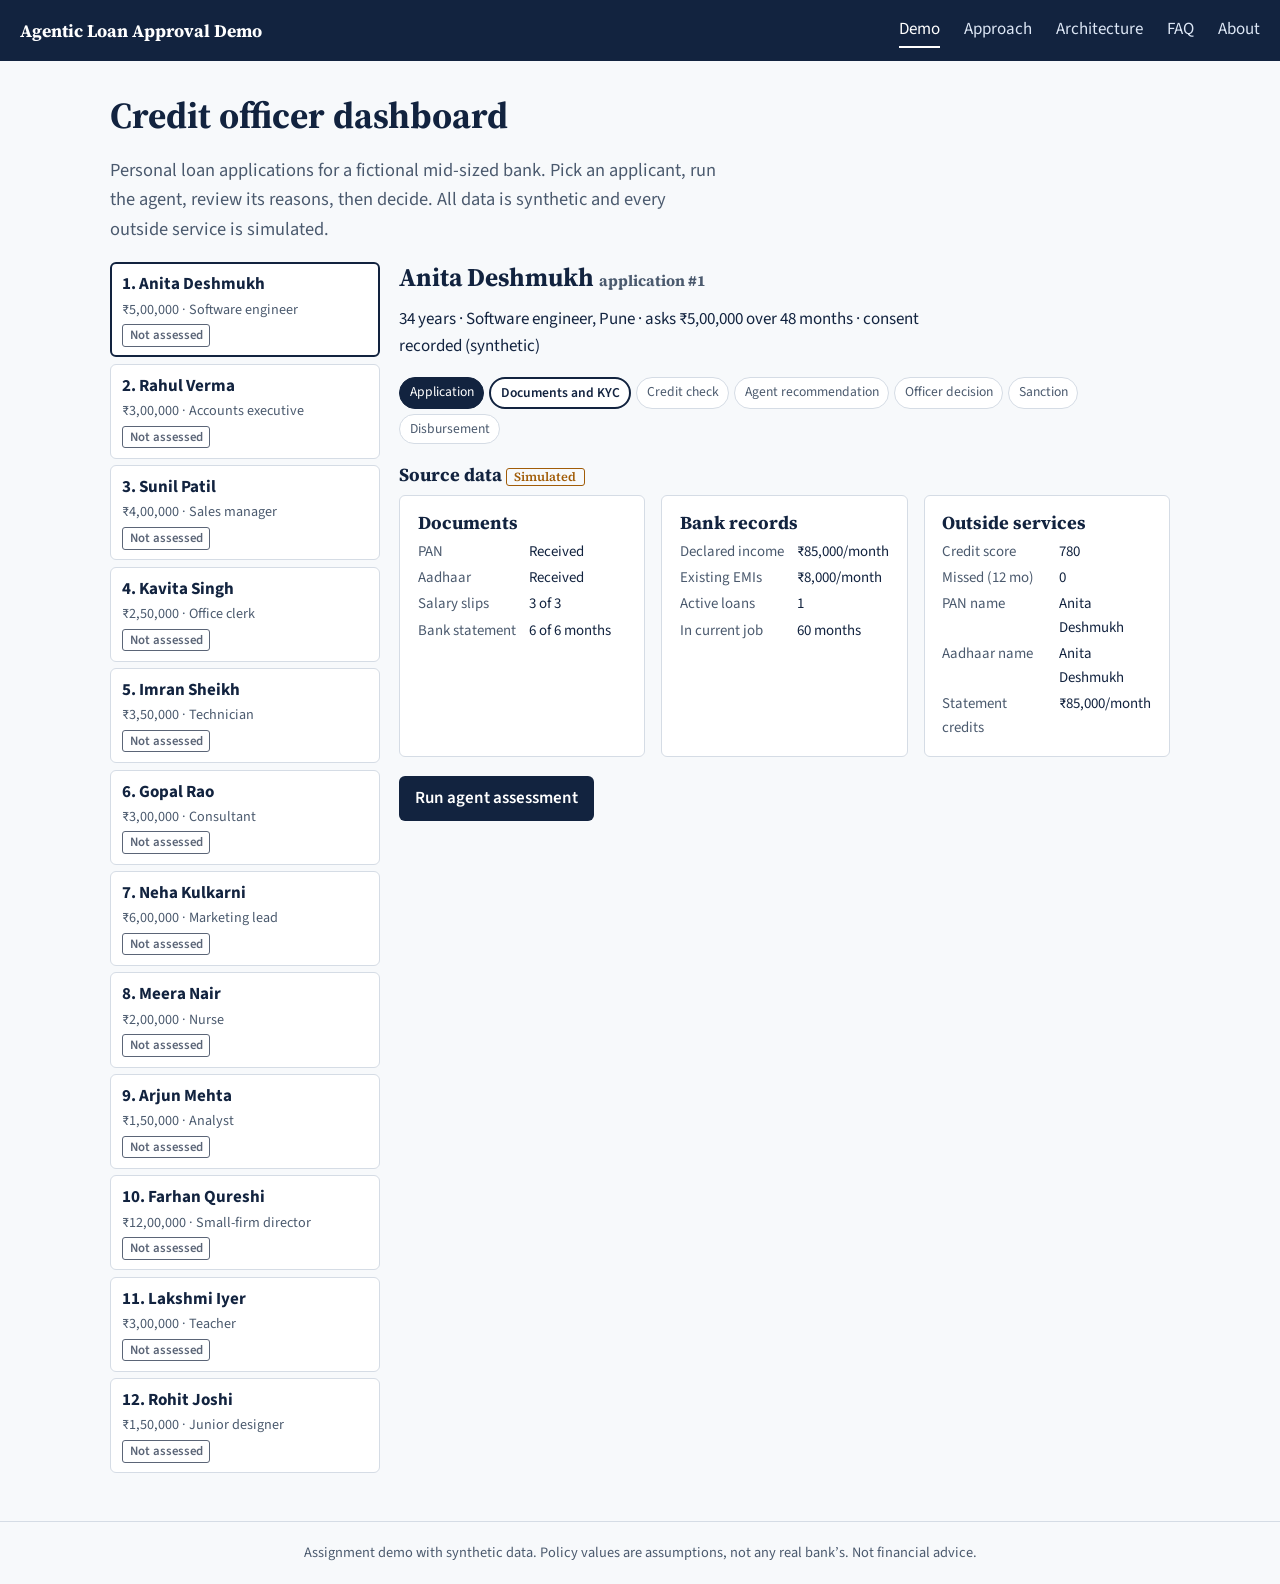
<file: index.html>
<!DOCTYPE html>
<html lang="en">
<head>
<meta charset="utf-8">
<meta name="viewport" content="width=device-width, initial-scale=1">
<title>Loan approval demo: officer dashboard</title>
<link rel="preconnect" href="https://fonts.googleapis.com"><link rel="preconnect" href="https://fonts.gstatic.com" crossorigin>
<link href="https://fonts.googleapis.com/css2?family=Source+Sans+3:wght@400;600&family=Source+Serif+4:wght@600&display=swap" rel="stylesheet">
<link rel="stylesheet" href="styles.css">
<style>
.layout{display:grid;grid-template-columns:270px 1fr;gap:1.2rem;align-items:start}
.list{display:grid;gap:.4rem}
.item{text-align:left;font:inherit;background:#fff;border:1px solid var(--line);border-radius:6px;padding:.5rem .7rem;cursor:pointer;color:var(--ink)}
.item[aria-pressed=true]{border:2px solid var(--ink);padding:calc(.5rem - 1px) calc(.7rem - 1px)}
.item small{display:block;color:var(--muted)}
.chip{display:inline-block;font-size:.8rem;font-weight:600;border:1px solid currentColor;border-radius:3px;padding:0 .4rem}
.c-approve{color:var(--live)}.c-refer{color:var(--sim)}.c-decline{color:#A12A2A}.c-hold{color:#4B3F9E}.c-none{color:var(--target)}
.track{display:flex;flex-wrap:wrap;gap:.3rem;margin:.6rem 0 1rem;padding:0;list-style:none}
.track li{font-size:.85rem;padding:.2rem .6rem;border:1px solid var(--line);border-radius:99px;background:#fff;color:var(--muted)}
.track li.done{background:var(--ink);color:#fff;border-color:var(--ink)}
.track li.now{border:2px solid var(--ink);color:var(--ink);font-weight:600}
.kv{display:grid;grid-template-columns:auto 1fr;gap:.15rem .8rem;font-size:.93rem;margin:0}
.kv dt{color:var(--muted)}.kv dd{margin:0}
.btn{font:inherit;font-weight:600;background:var(--ink);color:#fff;border:0;border-radius:6px;padding:.55rem 1rem;cursor:pointer}
.btn.alt{background:#fff;color:var(--ink);border:2px solid var(--ink)}
.btn:disabled{opacity:.45;cursor:not-allowed}
.ok{color:var(--live)}.bad{color:#A12A2A}.warn{color:var(--sim)}
textarea{width:100%;font:inherit;border:1px solid var(--line);border-radius:6px;padding:.5rem;margin:.4rem 0}
.log{font-size:.88rem;color:var(--muted);margin:0;padding-left:1.1rem}
.sec{margin:1.2rem 0}
@media(max-width:800px){.layout{grid-template-columns:1fr}}
</style>
</head>
<body>
<header class="site"><b>Agentic Loan Approval Demo</b>
<a href="index.html" aria-current="page">Demo</a><a href="story.html">Approach</a><a href="architecture.html">Architecture</a><a href="faq.html">FAQ</a><a href="about.html">About</a></header>
<main>
<h1>Credit officer dashboard</h1>
<p class="lede">Personal loan applications for a fictional mid-sized bank. Pick an applicant, run the agent, review its reasons, then decide. All data is synthetic and every outside service is simulated.</p>
<div class="layout"><div class="list" id="list" aria-label="Applicants"></div><div id="detail" aria-live="polite"></div></div>
</main>
<footer>Assignment demo with synthetic data. Policy values are assumptions, not any real bank’s. Not financial advice.</footer>
<script src="data.js"></script>
<script>
// ASSUMED policy for a fictional bank (not real values)
const P={rate:.14,ageMin:21,ageMax:60,minAmt:50000,cap:1000000,foir:.5,approve:700,refer:650,minMonths:12,slips:3,stmt:6,cool:3};
const inr=n=>'₹'+Math.round(n).toLocaleString('en-IN');
const emi=(p,n)=>{const r=P.rate/12;return p*r*(1+r)**n/((1+r)**n-1)};
const pv=(e,n)=>{const r=P.rate/12;return e*((1+r)**n-1)/(r*(1+r)**n)};
const V={approve:['Recommend approve','c-approve'],refer:['Refer to officer','c-refer'],decline:['Recommend decline','c-decline'],hold:['Hold: fix documents or KYC','c-hold']};
const S={sel:1,ran:{},dec:{},post:{},log:{}};
const log=(id,t)=>{(S.log[id]=S.log[id]||[]).push(new Date().toLocaleTimeString()+'  '+t)};

function agent(a){
  const miss=[];
  if(!a.docs.pan)miss.push('PAN');if(!a.docs.aadhaar)miss.push('Aadhaar');
  if(a.docs.slips<P.slips)miss.push((P.slips-a.docs.slips)+' salary slip(s)');
  if(a.docs.stmtMonths<P.stmt)miss.push('bank statement months');
  const kycOk=a.kyc.panName===a.kyc.aadhaarName&&a.kyc.panValid;
  const ne=emi(a.requested,a.tenure),foir=(a.existingEmi+ne)/a.income;
  const maxEmi=Math.max(P.foir*a.income-a.existingEmi,0),afford=pv(maxEmi,a.tenure),maxEl=Math.min(afford,P.cap);
  const sc=a.bureau.score,F=[],R=[];
  const flag=(lvl,t)=>F.push({lvl,t});
  if(miss.length)flag('hold','Missing documents: '+miss.join(', '));else R.push('All required documents present.');
  if(!kycOk)flag('hold','KYC mismatch: PAN name “'+a.kyc.panName+'” differs from Aadhaar name “'+a.kyc.aadhaarName+'”.');else R.push('PAN and Aadhaar names match.');
  if(a.age<P.ageMin||a.age>P.ageMax)flag('decline','Age '+a.age+' is outside the policy range '+P.ageMin+' to '+P.ageMax+'.');else R.push('Age '+a.age+' is within policy.');
  if(sc<P.refer)flag('decline','Credit score '+sc+' is below '+P.refer+'.');
  else if(sc<P.approve)flag('refer','Credit score '+sc+' is in the review band '+P.refer+' to '+(P.approve-1)+'.');
  else R.push('Credit score '+sc+' meets the '+P.approve+' threshold.');
  if(a.bureau.missed12m>0)flag('refer',a.bureau.missed12m+' missed payment(s) in the last 12 months.');
  if(foir>P.foir)flag('refer','EMIs would take '+(foir*100).toFixed(1)+'% of income, above the '+P.foir*100+'% limit. Income supports about '+inr(maxEl)+'.');
  else R.push('EMIs would take '+(foir*100).toFixed(1)+'% of income, within the '+P.foir*100+'% limit.');
  if(a.requested>P.cap)flag('refer','Requested '+inr(a.requested)+' is above the policy cap of '+inr(P.cap)+'.');
  if(a.stmt.avgMonthlyCredits<.75*a.income)flag('refer','Declared income '+inr(a.income)+' but bank statement shows about '+inr(a.stmt.avgMonthlyCredits)+' a month.');
  if(a.monthsInJob<P.minMonths)flag('refer','Only '+a.monthsInJob+' months in current job (policy asks '+P.minMonths+').');
  const order=['hold','decline','refer'];
  const verdict=order.find(l=>F.some(f=>f.lvl===l))||'approve';
  return{miss,kycOk,ne,foir,maxEl,F,R,verdict,sc,steps:[
   {t:'1. Check documents and KYC',u:'Uploaded documents; PAN and Aadhaar checks (simulated)',r:miss.length||!kycOk?'Problem found':'Complete and matching',ok:!(miss.length||!kycOk)},
   {t:'2. Look up policy',u:'Bank lending policy (assumed values)',r:'Age '+P.ageMin+'–'+P.ageMax+'; score '+P.approve+'+ (review '+P.refer+'–'+(P.approve-1)+'); EMIs ≤ '+P.foir*100+'% of income; amount '+inr(P.minAmt)+'–'+inr(P.cap)+'; ≥ '+P.minMonths+' months in job',ok:true},
   {t:'3. Check credit and affordability',u:'Credit bureau response (simulated); income; existing EMIs',r:'Score '+sc+'; new EMI '+inr(ne)+'; EMI share '+(foir*100).toFixed(1)+'%; max eligible '+inr(maxEl),ok:foir<=P.foir&&sc>=P.refer},
   {t:'4. Flag risks and recommend',u:'Results of steps 1 to 3',r:F.length+' flag(s); '+V[verdict][0],ok:!F.length}]};
}
const cur=id=>APPLICANTS.find(x=>x.id===id);
function stage(id){const d=S.dec[id],p=S.post[id]||0;if(p>=3)return 6;if(d&&d.type==='approve')return 5;if(d)return 4;return S.ran[id]?3:1}
function renderList(){
  list.innerHTML=APPLICANTS.map(a=>{const ru=S.ran[a.id]?V[agent(a).verdict]:null,d=S.dec[a.id];
    const tag=d?'<span class="chip c-none">Officer: '+d.label+'</span>':ru?'<span class="chip '+ru[1]+'">'+ru[0]+'</span>':'<span class="chip c-none">Not assessed</span>';
    return '<button class="item" aria-pressed="'+(a.id===S.sel)+'" onclick="S.sel='+a.id+';render()"><b>'+a.id+'. '+a.name+'</b><small>'+inr(a.requested)+' · '+a.job+'</small>'+tag+'</button>'}).join('');
}
function render(){renderList();const a=cur(S.sel),id=a.id,run=S.ran[id],g=run?agent(a):null,d=S.dec[id],p=S.post[id]||0;
  const st=['Application','Documents and KYC','Credit check','Agent recommendation','Officer decision','Sanction','Disbursement'],cs=stage(id);
  let h='<h2>'+a.name+' <small style="font-size:.6em;color:var(--muted)">application #'+id+'</small></h2><p>'+a.age+' years · '+a.job+', '+a.city+' · asks '+inr(a.requested)+' over '+a.tenure+' months · consent recorded (synthetic)</p>';
  h+='<ol class="track" aria-label="Loan journey">'+st.map((s,i)=>'<li class="'+(i<cs?'done':i===cs?'now':'')+'">'+s+'</li>').join('')+'</ol>';
  h+='<div class="sec"><h3>Source data <span class="badge b-sim">Simulated</span></h3><div class="grid g3">'
   +'<div class="card"><h3>Documents</h3><dl class="kv"><dt>PAN</dt><dd>'+(a.docs.pan?'Received':'Missing')+'</dd><dt>Aadhaar</dt><dd>'+(a.docs.aadhaar?'Received':'Missing')+'</dd><dt>Salary slips</dt><dd>'+a.docs.slips+' of '+P.slips+'</dd><dt>Bank statement</dt><dd>'+a.docs.stmtMonths+' of '+P.stmt+' months</dd></dl></div>'
   +'<div class="card"><h3>Bank records</h3><dl class="kv"><dt>Declared income</dt><dd>'+inr(a.income)+'/month</dd><dt>Existing EMIs</dt><dd>'+inr(a.existingEmi)+'/month</dd><dt>Active loans</dt><dd>'+a.activeLoans+'</dd><dt>In current job</dt><dd>'+a.monthsInJob+' months</dd></dl></div>'
   +'<div class="card"><h3>Outside services</h3><dl class="kv"><dt>Credit score</dt><dd>'+a.bureau.score+'</dd><dt>Missed (12 mo)</dt><dd>'+a.bureau.missed12m+'</dd><dt>PAN name</dt><dd>'+a.kyc.panName+'</dd><dt>Aadhaar name</dt><dd>'+a.kyc.aadhaarName+'</dd><dt>Statement credits</dt><dd>'+inr(a.stmt.avgMonthlyCredits)+'/month</dd></dl></div></div></div>';
  if(!run){h+='<button class="btn" onclick="S.ran['+id+']=1;log('+id+',\'Agent assessment run\');render()">Run agent assessment</button>';detail.innerHTML=h;return}
  h+='<div class="sec"><h3>Agent steps <span class="badge b-sim">Scripted logic</span></h3><ol class="steps" style="list-style:none">'+g.steps.map(s=>'<li><span class="n '+(s.ok?'ok':'warn')+'">'+(s.ok?'✓':'!')+'</span><div><b>'+s.t+'</b><small>Uses: '+s.u+'</small><small>Result: '+s.r+'</small></div></li>').join('')+'</ol></div>';
  h+='<div class="sec"><h3>Risk flags</h3>'+(g.F.length?'<ul>'+g.F.map(f=>'<li><span class="chip '+V[f.lvl][1]+'">'+f.lvl+'</span> '+f.t+'</li>').join('')+'</ul>':'<p>No flags raised.</p>')+'</div>';
  h+='<div class="handoff"><h3>Recommendation: <span class="'+V[g.verdict][1]+'">'+V[g.verdict][0]+'</span></h3><p>Reasons the agent used:</p><ul>'+g.R.concat(g.F.map(f=>f.t)).map(r=>'<li>'+r+'</li>').join('')+'</ul><p><i>This is a recommendation only. Only the credit officer can approve.</i></p></div>';
  if(!d){h+='<div class="sec card"><h3>Officer decision</h3><textarea id="note" rows="2" placeholder="Note (required if you go against the recommendation)"></textarea><button class="btn" onclick="decide(\'approve\')">Approve</button> <button class="btn alt" onclick="decide(\'reject\')">Reject</button> <button class="btn alt" onclick="decide(\'info\')">Ask for more information</button><p id="msg" class="bad" style="margin:.4rem 0 0"></p></div>'}
  else{h+='<div class="sec card"><h3>Officer decision: '+d.label+'</h3><p>'+(d.note||'No note.')+'</p></div>';
   if(d.type==='approve'){const amt=Math.min(a.requested,P.cap),e=emi(amt,a.tenure);
    h+='<div class="sec card"><h3>Sanction and disbursement</h3>'
     +'<p>1. Sanction and Key Fact Statement '+(p>=1?'<b class="ok">issued</b>':'')+'</p>'+(p>=1?'<div class="note"><p><b>Illustrative key terms</b> (not the RBI KFS format): amount '+inr(amt)+'; interest '+P.rate*100+'% a year (assumed); tenure '+a.tenure+' months; EMI '+inr(e)+'; total repayment '+inr(e*a.tenure)+'. Sent as signed documents to the borrower’s registered email and SMS (synthetic).</p></div>':'')
     +'<p>2. Borrower acceptance '+(p>=2?'<b class="ok">recorded</b>':'')+'</p>'
     +'<p>3. Disbursement '+(p>=3?'<b class="ok">paid to the borrower’s own account '+a.account+' (name matches applicant)</b>':'')+'</p>'
     +(p>=3?'<p>Cooling-off window open for '+P.cool+' days (assumed; RBI minimum is 1 day). The borrower may exit by repaying principal and proportionate interest without penalty.</p>':'')
     +(p<3?'<button class="btn" onclick="S.post['+id+']='+(p+1)+';log('+id+',\''+['Sanction and KFS issued','Borrower acceptance recorded','Disbursed to borrower account'][p]+'\');render()">'+['Issue sanction and KFS','Record borrower acceptance','Disburse to borrower account'][p]+'</button>':'')+'</div>'}}
  h+='<div class="sec"><h3>Activity log</h3><ul class="log">'+(S.log[id]||[]).map(l=>'<li>'+l+'</li>').join('')+'</ul></div>';
  detail.innerHTML=h;
}
function decide(type){const a=cur(S.sel),g=agent(a),note=document.getElementById('note').value.trim();
  const against=(type==='approve'&&g.verdict!=='approve')||(type==='reject'&&g.verdict==='approve');
  if(against&&note.length<5){document.getElementById('msg').textContent='This goes against the recommendation. Add a note (at least 5 characters) to explain why.';return}
  const label={approve:'Approved',reject:'Rejected',info:'More information requested'}[type];
  S.dec[a.id]={type,label,note};log(a.id,'Officer decision: '+label+(against?' (override of recommendation)':''));render();
}
render();
</script>
</body>
</html>
</file>
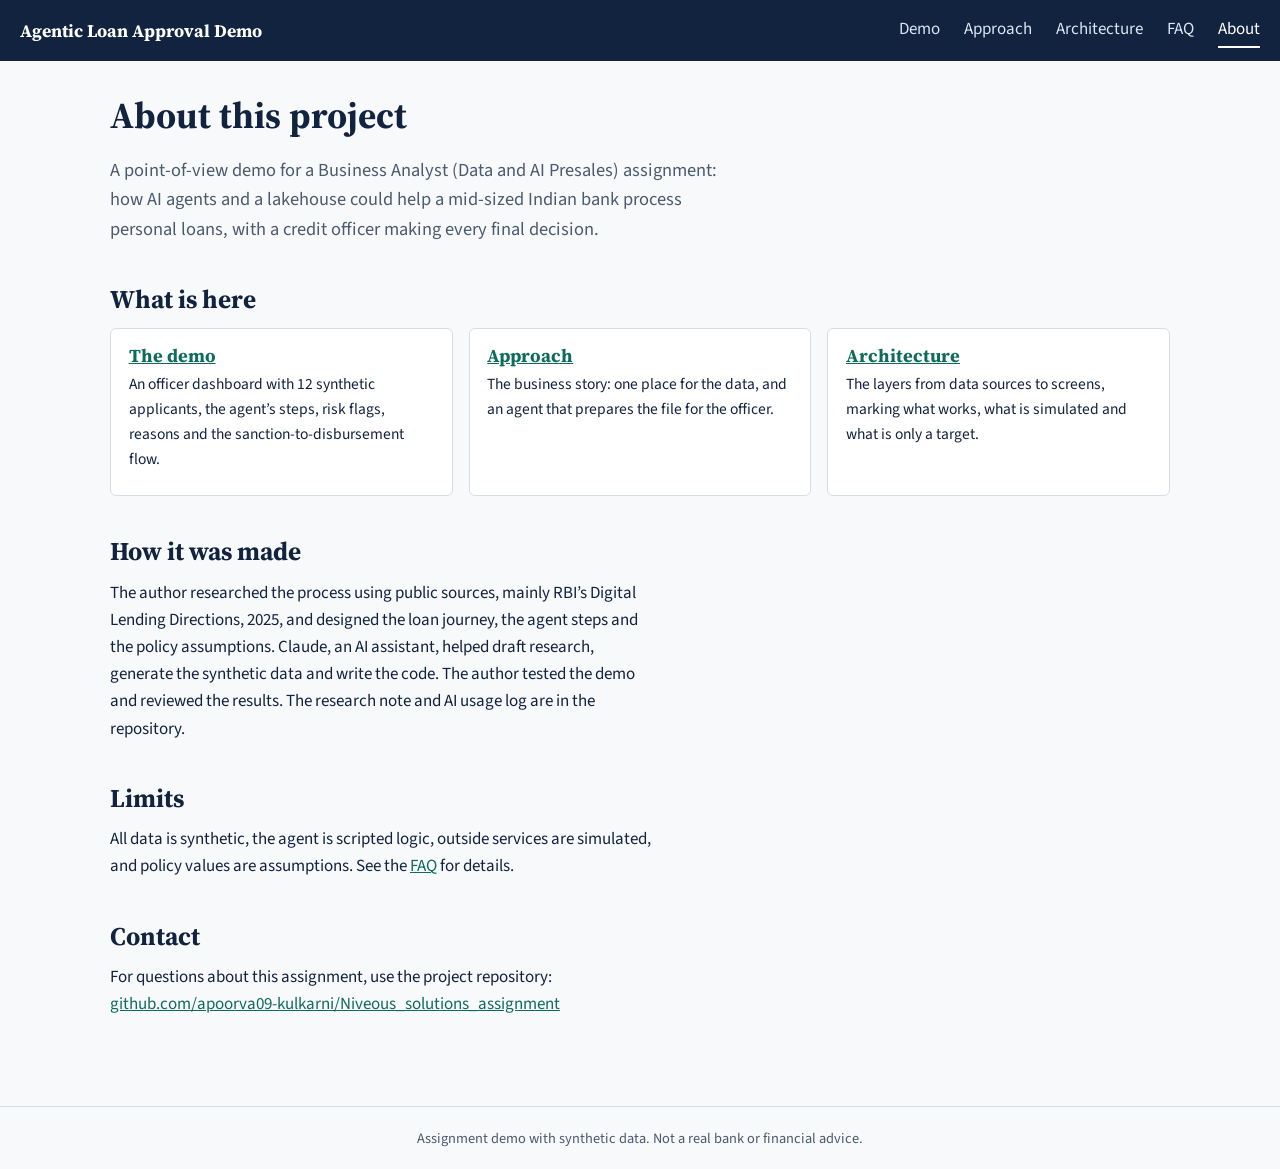
<file: about.html>
<!DOCTYPE html>
<html lang="en">
<head>
<meta charset="utf-8">
<meta name="viewport" content="width=device-width, initial-scale=1">
<title>About and contact: Agentic loan approval demo</title>
<link rel="preconnect" href="https://fonts.googleapis.com"><link rel="preconnect" href="https://fonts.gstatic.com" crossorigin>
<link href="https://fonts.googleapis.com/css2?family=Source+Sans+3:wght@400;600&family=Source+Serif+4:wght@600&display=swap" rel="stylesheet">
<link rel="stylesheet" href="styles.css">
</head>
<body>
<header class="site"><b>Agentic Loan Approval Demo</b>
<a href="index.html">Demo</a><a href="story.html">Approach</a><a href="architecture.html">Architecture</a><a href="faq.html">FAQ</a><a href="about.html" aria-current="page">About</a></header>
<main>
<h1>About this project</h1>
<p class="lede">A point-of-view demo for a Business Analyst (Data and AI Presales) assignment: how AI agents and a lakehouse could help a mid-sized Indian bank process personal loans, with a credit officer making every final decision.</p>

<section>
<h2>What is here</h2>
<div class="grid g3">
<div class="card"><h3><a href="index.html">The demo</a></h3><p>An officer dashboard with 12 synthetic applicants, the agent’s steps, risk flags, reasons and the sanction-to-disbursement flow.</p></div>
<div class="card"><h3><a href="story.html">Approach</a></h3><p>The business story: one place for the data, and an agent that prepares the file for the officer.</p></div>
<div class="card"><h3><a href="architecture.html">Architecture</a></h3><p>The layers from data sources to screens, marking what works, what is simulated and what is only a target.</p></div>
</div>
</section>

<section>
<h2>How it was made</h2>
<p>The author researched the process using public sources, mainly RBI’s Digital Lending Directions, 2025, and designed the loan journey, the agent steps and the policy assumptions. Claude, an AI assistant, helped draft research, generate the synthetic data and write the code. The author tested the demo and reviewed the results. The research note and AI usage log are in the repository.</p>
</section>

<section>
<h2>Limits</h2>
<p>All data is synthetic, the agent is scripted logic, outside services are simulated, and policy values are assumptions. See the <a href="faq.html">FAQ</a> for details.</p>
</section>

<section>
<h2>Contact</h2>
<p>For questions about this assignment, use the project repository: <a href="https://github.com/apoorva09-kulkarni/Niveous_solutions_assignment">github.com/apoorva09-kulkarni/Niveous_solutions_assignment</a></p>
</section>
</main>
<footer>Assignment demo with synthetic data. Not a real bank or financial advice.</footer>
</body>
</html>
</file>
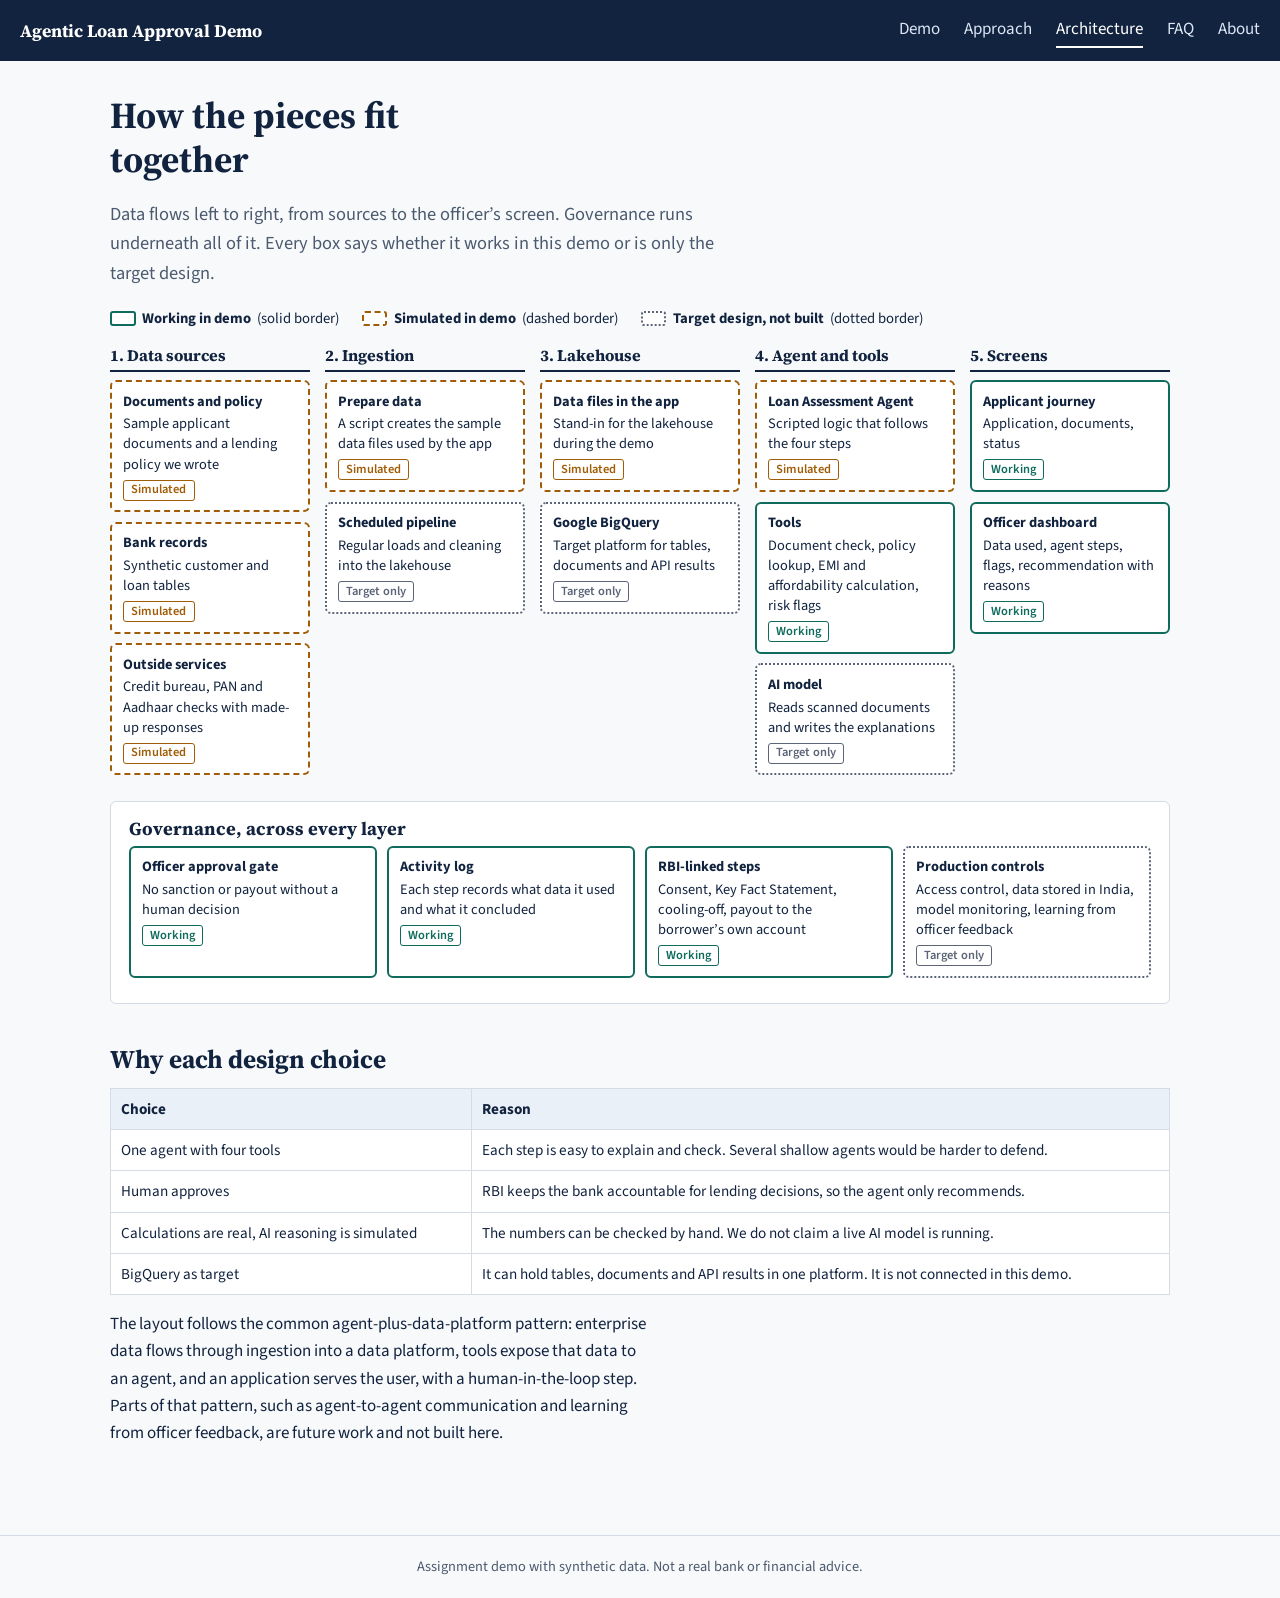
<file: architecture.html>
<!DOCTYPE html>
<html lang="en">
<head>
<meta charset="utf-8">
<meta name="viewport" content="width=device-width, initial-scale=1">
<title>Architecture: data, agent, officer</title>
<link rel="preconnect" href="https://fonts.googleapis.com"><link rel="preconnect" href="https://fonts.gstatic.com" crossorigin>
<link href="https://fonts.googleapis.com/css2?family=Source+Sans+3:wght@400;600&family=Source+Serif+4:wght@600&display=swap" rel="stylesheet">
<link rel="stylesheet" href="styles.css">
</head>
<body>
<header class="site"><b>Agentic Loan Approval Demo</b>
<a href="index.html">Demo</a><a href="story.html">Approach</a><a href="architecture.html" aria-current="page">Architecture</a><a href="faq.html">FAQ</a><a href="about.html">About</a></header>
<main>
<h1>How the pieces fit together</h1>
<p class="lede">Data flows left to right, from sources to the officer’s screen. Governance runs underneath all of it. Every box says whether it works in this demo or is only the target design.</p>

<div class="legend" role="list" aria-label="Legend">
<span role="listitem"><i class="st-live"></i><b>Working in demo</b> (solid border)</span>
<span role="listitem"><i class="st-sim"></i><b>Simulated in demo</b> (dashed border)</span>
<span role="listitem"><i class="st-target"></i><b>Target design, not built</b> (dotted border)</span>
</div>

<div class="arch">
<div class="col"><h3>1. Data sources</h3>
<div class="box st-sim"><b>Documents and policy</b>Sample applicant documents and a lending policy we wrote<br><span class="badge b-sim">Simulated</span></div>
<div class="box st-sim"><b>Bank records</b>Synthetic customer and loan tables<br><span class="badge b-sim">Simulated</span></div>
<div class="box st-sim"><b>Outside services</b>Credit bureau, PAN and Aadhaar checks with made-up responses<br><span class="badge b-sim">Simulated</span></div></div>

<div class="col"><h3>2. Ingestion</h3>
<div class="box st-sim"><b>Prepare data</b>A script creates the sample data files used by the app<br><span class="badge b-sim">Simulated</span></div>
<div class="box st-target"><b>Scheduled pipeline</b>Regular loads and cleaning into the lakehouse<br><span class="badge b-target">Target only</span></div></div>

<div class="col"><h3>3. Lakehouse</h3>
<div class="box st-sim"><b>Data files in the app</b>Stand-in for the lakehouse during the demo<br><span class="badge b-sim">Simulated</span></div>
<div class="box st-target"><b>Google BigQuery</b>Target platform for tables, documents and API results<br><span class="badge b-target">Target only</span></div></div>

<div class="col"><h3>4. Agent and tools</h3>
<div class="box st-sim"><b>Loan Assessment Agent</b>Scripted logic that follows the four steps<br><span class="badge b-sim">Simulated</span></div>
<div class="box st-live"><b>Tools</b>Document check, policy lookup, EMI and affordability calculation, risk flags<br><span class="badge b-live">Working</span></div>
<div class="box st-target"><b>AI model</b>Reads scanned documents and writes the explanations<br><span class="badge b-target">Target only</span></div></div>

<div class="col"><h3>5. Screens</h3>
<div class="box st-live"><b>Applicant journey</b>Application, documents, status<br><span class="badge b-live">Working</span></div>
<div class="box st-live"><b>Officer dashboard</b>Data used, agent steps, flags, recommendation with reasons<br><span class="badge b-live">Working</span></div></div>
</div>

<div class="gov card"><h3>Governance, across every layer</h3>
<div class="row">
<div class="box st-live"><b>Officer approval gate</b>No sanction or payout without a human decision<br><span class="badge b-live">Working</span></div>
<div class="box st-live"><b>Activity log</b>Each step records what data it used and what it concluded<br><span class="badge b-live">Working</span></div>
<div class="box st-live"><b>RBI-linked steps</b>Consent, Key Fact Statement, cooling-off, payout to the borrower’s own account<br><span class="badge b-live">Working</span></div>
<div class="box st-target"><b>Production controls</b>Access control, data stored in India, model monitoring, learning from officer feedback<br><span class="badge b-target">Target only</span></div>
</div></div>

<section>
<h2>Why each design choice</h2>
<div class="scroll"><table>
<tr><th>Choice</th><th>Reason</th></tr>
<tr><td>One agent with four tools</td><td>Each step is easy to explain and check. Several shallow agents would be harder to defend.</td></tr>
<tr><td>Human approves</td><td>RBI keeps the bank accountable for lending decisions, so the agent only recommends.</td></tr>
<tr><td>Calculations are real, AI reasoning is simulated</td><td>The numbers can be checked by hand. We do not claim a live AI model is running.</td></tr>
<tr><td>BigQuery as target</td><td>It can hold tables, documents and API results in one platform. It is not connected in this demo.</td></tr>
</table></div>
<p style="margin-top:1rem">The layout follows the common agent-plus-data-platform pattern: enterprise data flows through ingestion into a data platform, tools expose that data to an agent, and an application serves the user, with a human-in-the-loop step. Parts of that pattern, such as agent-to-agent communication and learning from officer feedback, are future work and not built here.</p>
</section>
</main>
<footer>Assignment demo with synthetic data. Not a real bank or financial advice.</footer>
</body>
</html>
</file>
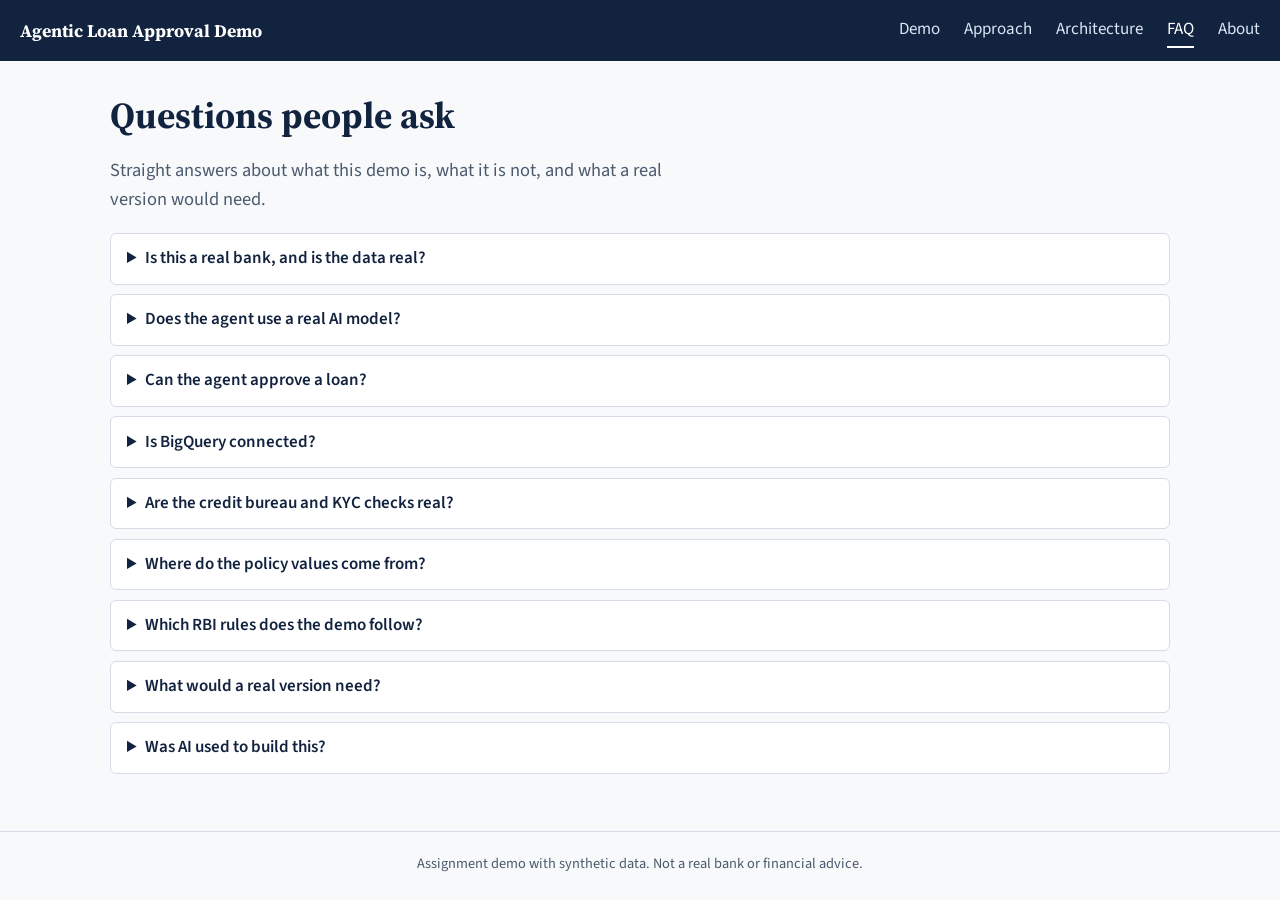
<file: faq.html>
<!DOCTYPE html>
<html lang="en">
<head>
<meta charset="utf-8">
<meta name="viewport" content="width=device-width, initial-scale=1">
<title>FAQ: Agentic loan approval demo</title>
<link rel="preconnect" href="https://fonts.googleapis.com"><link rel="preconnect" href="https://fonts.gstatic.com" crossorigin>
<link href="https://fonts.googleapis.com/css2?family=Source+Sans+3:wght@400;600&family=Source+Serif+4:wght@600&display=swap" rel="stylesheet">
<link rel="stylesheet" href="styles.css">
<style>details{background:#fff;border:1px solid var(--line);border-radius:6px;padding:.7rem 1rem;margin-bottom:.6rem}summary{font-weight:600;cursor:pointer}details p{margin:.6rem 0 0}</style>
</head>
<body>
<header class="site"><b>Agentic Loan Approval Demo</b>
<a href="index.html">Demo</a><a href="story.html">Approach</a><a href="architecture.html">Architecture</a><a href="faq.html" aria-current="page">FAQ</a><a href="about.html">About</a></header>
<main>
<h1>Questions people ask</h1>
<p class="lede">Straight answers about what this demo is, what it is not, and what a real version would need.</p>

<details><summary>Is this a real bank, and is the data real?</summary><p>No. The bank is fictional and every applicant, document and credit report is made up. No real customer data is used and nothing connects to a live banking, bureau or government system.</p></details>
<details><summary>Does the agent use a real AI model?</summary><p>No. The agent’s four steps are scripted logic that follows written rules. The calculations are real and can be checked by hand, but the reasoning is not produced by a live AI model. In a real deployment, an AI model would read scanned documents and write the explanations, inside the same rules and approval controls.</p></details>
<details><summary>Can the agent approve a loan?</summary><p>No. It only recommends, with reasons. The credit officer decides, and an officer who goes against the recommendation must write a note. Sanction and disbursement unlock only after an approval.</p></details>
<details><summary>Is BigQuery connected?</summary><p>No. BigQuery is the target data platform and is shown on the <a href="architecture.html">architecture page</a>. In this demo, a script creates a data file that stands in for it.</p></details>
<details><summary>Are the credit bureau and KYC checks real?</summary><p>No. They are simulated responses stored with each applicant.</p></details>
<details><summary>Where do the policy values come from?</summary><p>They are our assumptions for a fictional bank: age 21 to 60, score 700 or more to pass and 650 to 699 for review, EMIs up to 50% of income, loans from ₹50,000 to ₹10 lakh, and at least 12 months in the current job. Each real bank sets its own policy. The 14% interest rate and 3-day cooling-off window are also assumptions.</p></details>
<details><summary>Which RBI rules does the demo follow?</summary><p>We read the <a href="https://www.rbi.org.in/Scripts/NotificationUser.aspx?Id=12848">RBI Digital Lending Directions, 2025</a> and built around four points: record age, occupation and income (para 7), give key loan terms and signed documents (para 8), pay out only to the borrower’s own account (para 9), and allow a cooling-off exit of at least one day (para 10). The key terms shown in the demo are illustrative and are not the official Key Fact Statement format, which we have not read in full.</p></details>
<details><summary>What would a real version need?</summary><p>Live bureau and KYC integrations, BigQuery or a similar platform, an AI model for document reading, access controls, data stored in India, fairness and accuracy testing, and review by the bank’s credit risk and compliance teams.</p></details>
<details><summary>Was AI used to build this?</summary><p>Yes. Claude helped with research, design and code, and the work was reviewed and tested by the author. The AI usage log in the repository records what was accepted and what was corrected.</p></details>
</main>
<footer>Assignment demo with synthetic data. Not a real bank or financial advice.</footer>
</body>
</html>
</file>
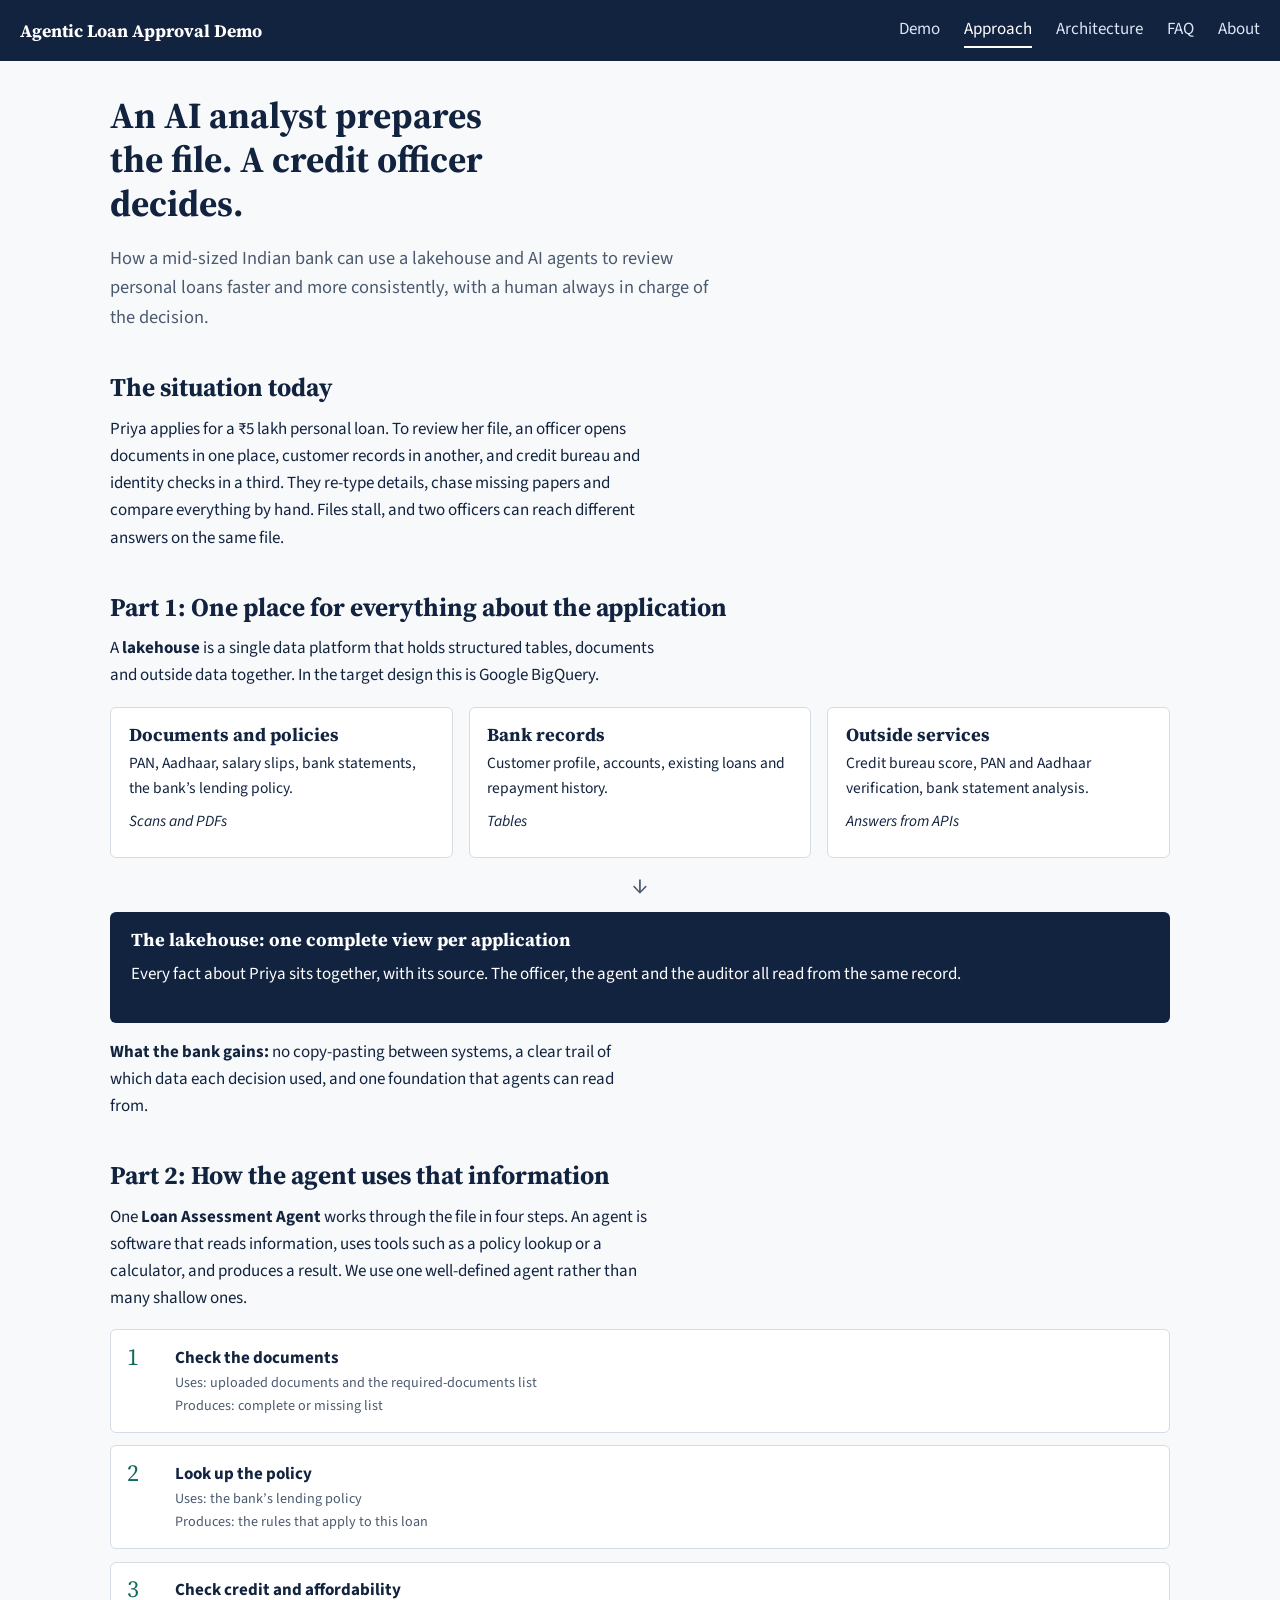
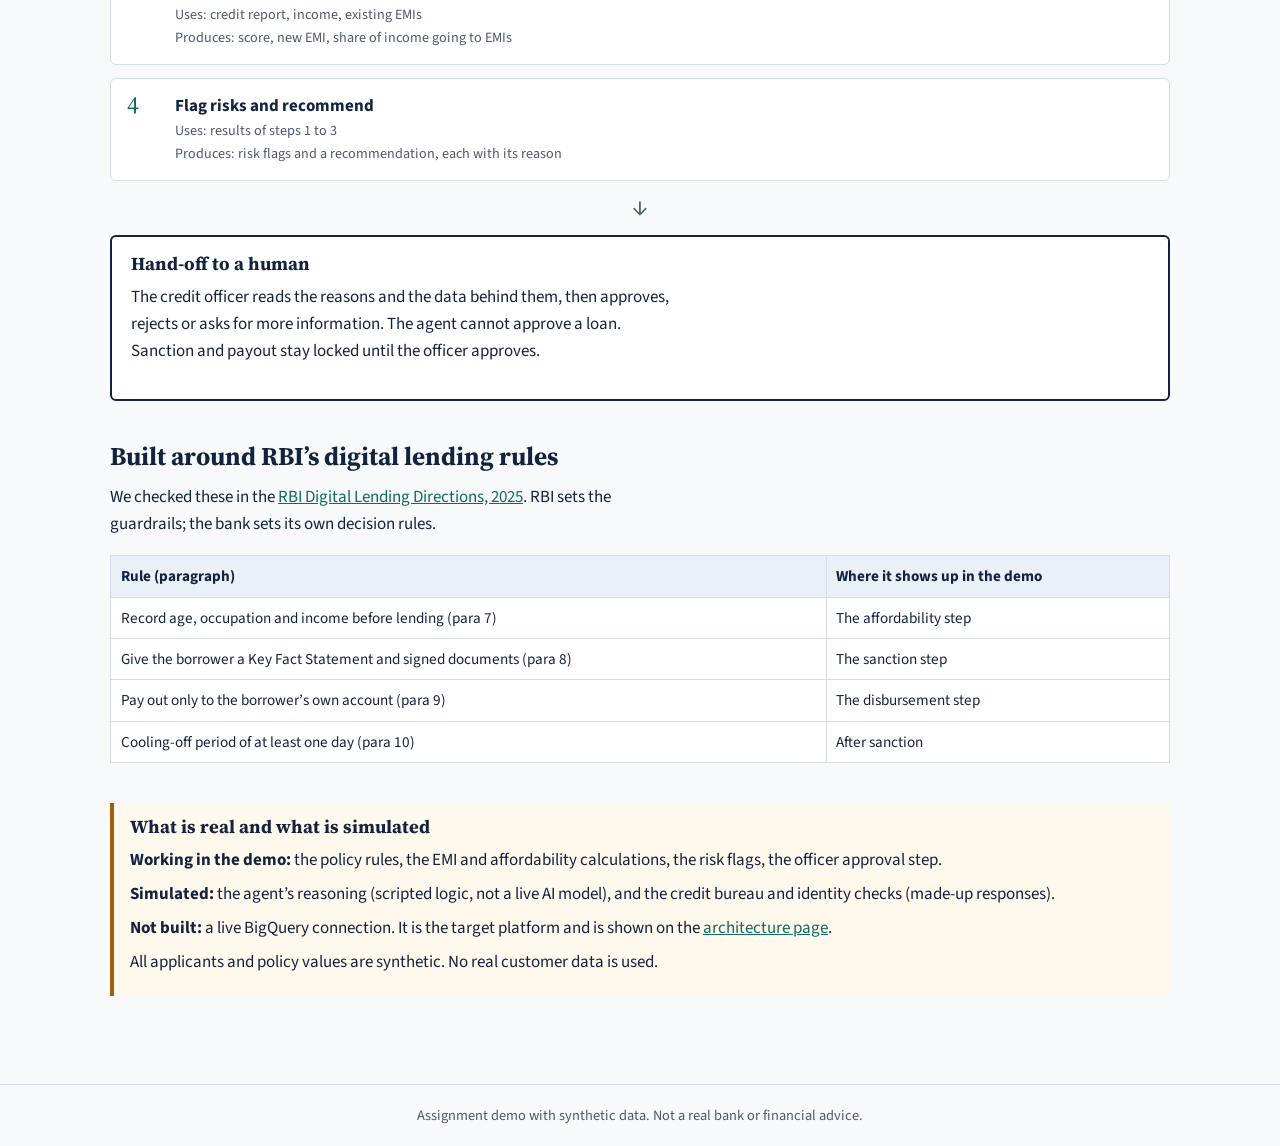
<file: story.html>
<!DOCTYPE html>
<html lang="en">
<head>
<meta charset="utf-8">
<meta name="viewport" content="width=device-width, initial-scale=1">
<title>Approach: an AI analyst for personal loan approval</title>
<link rel="preconnect" href="https://fonts.googleapis.com"><link rel="preconnect" href="https://fonts.gstatic.com" crossorigin>
<link href="https://fonts.googleapis.com/css2?family=Source+Sans+3:wght@400;600&family=Source+Serif+4:wght@600&display=swap" rel="stylesheet">
<link rel="stylesheet" href="styles.css">
</head>
<body>
<header class="site"><b>Agentic Loan Approval Demo</b>
<a href="index.html">Demo</a><a href="story.html" aria-current="page">Approach</a><a href="architecture.html">Architecture</a><a href="faq.html">FAQ</a><a href="about.html">About</a></header>
<main>
<h1>An AI analyst prepares the file. A credit officer decides.</h1>
<p class="lede">How a mid-sized Indian bank can use a lakehouse and AI agents to review personal loans faster and more consistently, with a human always in charge of the decision.</p>

<section>
<h2>The situation today</h2>
<p>Priya applies for a ₹5 lakh personal loan. To review her file, an officer opens documents in one place, customer records in another, and credit bureau and identity checks in a third. They re-type details, chase missing papers and compare everything by hand. Files stall, and two officers can reach different answers on the same file.</p>
</section>

<section>
<h2>Part 1: One place for everything about the application</h2>
<p>A <b>lakehouse</b> is a single data platform that holds structured tables, documents and outside data together. In the target design this is Google BigQuery.</p>
<div class="grid g3">
<div class="card"><h3>Documents and policies</h3><p>PAN, Aadhaar, salary slips, bank statements, the bank’s lending policy.</p><p><i>Scans and PDFs</i></p></div>
<div class="card"><h3>Bank records</h3><p>Customer profile, accounts, existing loans and repayment history.</p><p><i>Tables</i></p></div>
<div class="card"><h3>Outside services</h3><p>Credit bureau score, PAN and Aadhaar verification, bank statement analysis.</p><p><i>Answers from APIs</i></p></div>
</div>
<div class="flow" aria-hidden="true">↓</div>
<div class="hub"><h3>The lakehouse: one complete view per application</h3>
<p>Every fact about Priya sits together, with its source. The officer, the agent and the auditor all read from the same record.</p></div>
<p style="margin-top:1rem"><b>What the bank gains:</b> no copy-pasting between systems, a clear trail of which data each decision used, and one foundation that agents can read from.</p>
</section>

<section>
<h2>Part 2: How the agent uses that information</h2>
<p>One <b>Loan Assessment Agent</b> works through the file in four steps. An agent is software that reads information, uses tools such as a policy lookup or a calculator, and produces a result. We use one well-defined agent rather than many shallow ones.</p>
<ol class="steps">
<li><span class="n">1</span><div><b>Check the documents</b><small>Uses: uploaded documents and the required-documents list</small><small>Produces: complete or missing list</small></div></li>
<li><span class="n">2</span><div><b>Look up the policy</b><small>Uses: the bank’s lending policy</small><small>Produces: the rules that apply to this loan</small></div></li>
<li><span class="n">3</span><div><b>Check credit and affordability</b><small>Uses: credit report, income, existing EMIs</small><small>Produces: score, new EMI, share of income going to EMIs</small></div></li>
<li><span class="n">4</span><div><b>Flag risks and recommend</b><small>Uses: results of steps 1 to 3</small><small>Produces: risk flags and a recommendation, each with its reason</small></div></li>
</ol>
<div class="flow" aria-hidden="true">↓</div>
<div class="handoff"><h3>Hand-off to a human</h3>
<p>The credit officer reads the reasons and the data behind them, then approves, rejects or asks for more information. The agent cannot approve a loan. Sanction and payout stay locked until the officer approves.</p></div>
</section>

<section>
<h2>Built around RBI’s digital lending rules</h2>
<p>We checked these in the <a href="https://www.rbi.org.in/Scripts/NotificationUser.aspx?Id=12848">RBI Digital Lending Directions, 2025</a>. RBI sets the guardrails; the bank sets its own decision rules.</p>
<div class="scroll"><table>
<tr><th>Rule (paragraph)</th><th>Where it shows up in the demo</th></tr>
<tr><td>Record age, occupation and income before lending (para 7)</td><td>The affordability step</td></tr>
<tr><td>Give the borrower a Key Fact Statement and signed documents (para 8)</td><td>The sanction step</td></tr>
<tr><td>Pay out only to the borrower’s own account (para 9)</td><td>The disbursement step</td></tr>
<tr><td>Cooling-off period of at least one day (para 10)</td><td>After sanction</td></tr>
</table></div>
</section>

<section>
<div class="note"><h3>What is real and what is simulated</h3>
<p><b>Working in the demo:</b> the policy rules, the EMI and affordability calculations, the risk flags, the officer approval step.</p>
<p><b>Simulated:</b> the agent’s reasoning (scripted logic, not a live AI model), and the credit bureau and identity checks (made-up responses).</p>
<p><b>Not built:</b> a live BigQuery connection. It is the target platform and is shown on the <a href="architecture.html">architecture page</a>.</p>
<p>All applicants and policy values are synthetic. No real customer data is used.</p></div>
</section>
</main>
<footer>Assignment demo with synthetic data. Not a real bank or financial advice.</footer>
</body>
</html>
</file>
<file: styles.css>
:root{--paper:#F7F9FB;--card:#fff;--ink:#12233F;--muted:#4B5A6E;--line:#D5DCE5;--live:#0F6B5C;--sim:#A15C07;--target:#5B6577;--accent:#12233F;color-scheme:light}
*{box-sizing:border-box}
body{margin:0;background:var(--paper);color:var(--ink);font:17px/1.6 "Source Sans 3","Segoe UI",Arial,sans-serif}
h1,h2,h3{font-family:"Source Serif 4",Georgia,"Times New Roman",serif;line-height:1.2;margin:0 0 .5em}
h1{font-size:2.3rem;max-width:22ch}h2{font-size:1.6rem}h3{font-size:1.15rem}
p{margin:0 0 1em;max-width:68ch}
a{color:var(--live)}a:focus-visible,button:focus-visible{outline:3px solid #7FB3FF;outline-offset:2px}
header.site{background:var(--ink);color:#fff;padding:.8rem 1.25rem;display:flex;flex-wrap:wrap;gap:.5rem 1.5rem;align-items:center}
header.site b{font-family:"Source Serif 4",Georgia,serif;font-size:1.1rem;margin-right:auto}
header.site a{color:#DCE6F5;text-decoration:none;padding:.2rem 0;border-bottom:2px solid transparent}
header.site a:hover,header.site a[aria-current]{border-bottom-color:#fff;color:#fff}
main{max-width:1100px;margin:0 auto;padding:2rem 1.25rem 3rem}
.lede{font-size:1.15rem;color:var(--muted)}
section{margin:2.5rem 0}
.grid{display:grid;gap:1rem}
.g3{grid-template-columns:repeat(auto-fit,minmax(230px,1fr))}
.card{background:var(--card);border:1px solid var(--line);border-radius:6px;padding:1rem 1.1rem}
.card h3{margin-bottom:.3em}.card p{margin:0 0 .5em;font-size:.97rem}
.flow{display:flex;align-items:center;justify-content:center;font-size:1.6rem;color:var(--muted);margin:.4rem 0}
.hub{background:var(--ink);color:#fff;border-radius:6px;padding:1.1rem 1.3rem}
.hub h3,.hub p{color:#fff}.hub p{max-width:none}
.steps{list-style:none;margin:0;padding:0;display:grid;gap:.8rem}
.steps li{display:grid;grid-template-columns:2.2rem 1fr;gap:.8rem;background:var(--card);border:1px solid var(--line);border-radius:6px;padding:.9rem 1rem}
.steps .n{font-family:"Source Serif 4",Georgia,serif;font-size:1.5rem;color:var(--live);line-height:1}
.steps small{display:block;color:var(--muted)}
.handoff{border:2px solid var(--ink);border-radius:6px;padding:1rem 1.2rem;background:#fff}
.note{border-left:4px solid var(--sim);background:#FFF8EC;padding:.8rem 1rem;border-radius:0 6px 6px 0}
.note p{margin:0 0 .4em;max-width:none}
.badge{display:inline-block;font-size:.78rem;font-weight:600;padding:.05rem .45rem;border-radius:3px;border:1px solid currentColor;white-space:nowrap}
.b-live{color:var(--live)}.b-sim{color:var(--sim)}.b-target{color:var(--target)}
.st-live{border:2px solid var(--live)}.st-sim{border:2px dashed var(--sim)}.st-target{border:2px dotted var(--target);background:#F1F3F6}
.arch{display:grid;grid-template-columns:repeat(5,minmax(0,1fr));gap:.9rem}
.col>h3{font-size:1rem;margin-bottom:.5rem;padding-bottom:.3rem;border-bottom:2px solid var(--ink)}
.box{border-radius:6px;padding:.6rem .7rem;margin-bottom:.6rem;background:#fff;font-size:.9rem;line-height:1.4}
.box b{display:block;margin-bottom:.15rem}.box .badge{margin-top:.3rem}
.gov{margin-top:1rem}
.gov .row{display:grid;grid-template-columns:repeat(auto-fit,minmax(200px,1fr));gap:.6rem}
.legend{display:flex;flex-wrap:wrap;gap:.6rem 1.4rem;margin:1rem 0;font-size:.92rem}
.legend span{display:inline-flex;align-items:center;gap:.4rem}
.legend i{display:inline-block;width:1.6rem;height:.9rem;background:#fff;border-radius:3px}
table{border-collapse:collapse;width:100%;background:#fff;font-size:.95rem}
th,td{border:1px solid var(--line);padding:.5rem .6rem;text-align:left;vertical-align:top}
th{background:#EAF0F7}
.scroll{overflow-x:auto}
footer{border-top:1px solid var(--line);padding:1.2rem;text-align:center;color:var(--muted);font-size:.9rem}
@media(max-width:900px){.arch{grid-template-columns:1fr}h1{font-size:1.8rem}}
@media(prefers-reduced-motion:reduce){*{transition:none!important;animation:none!important}}
</file>
